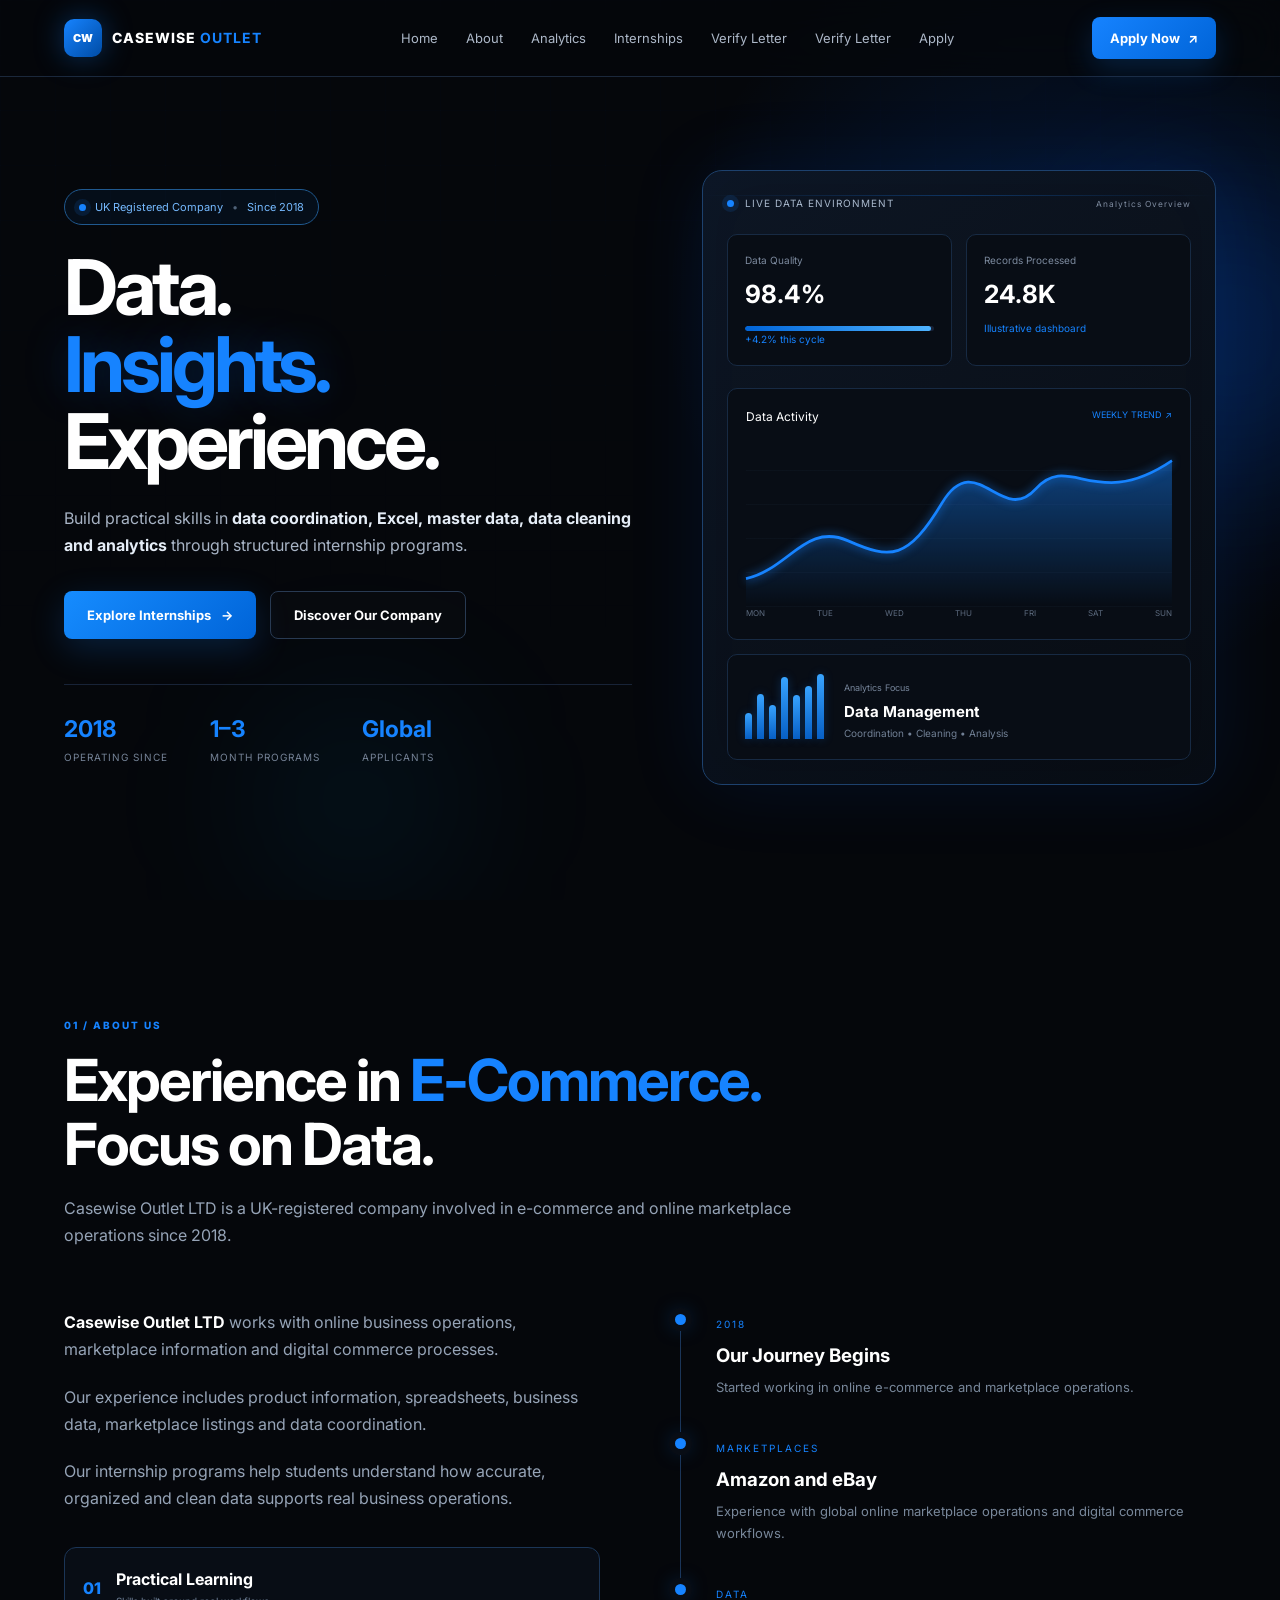
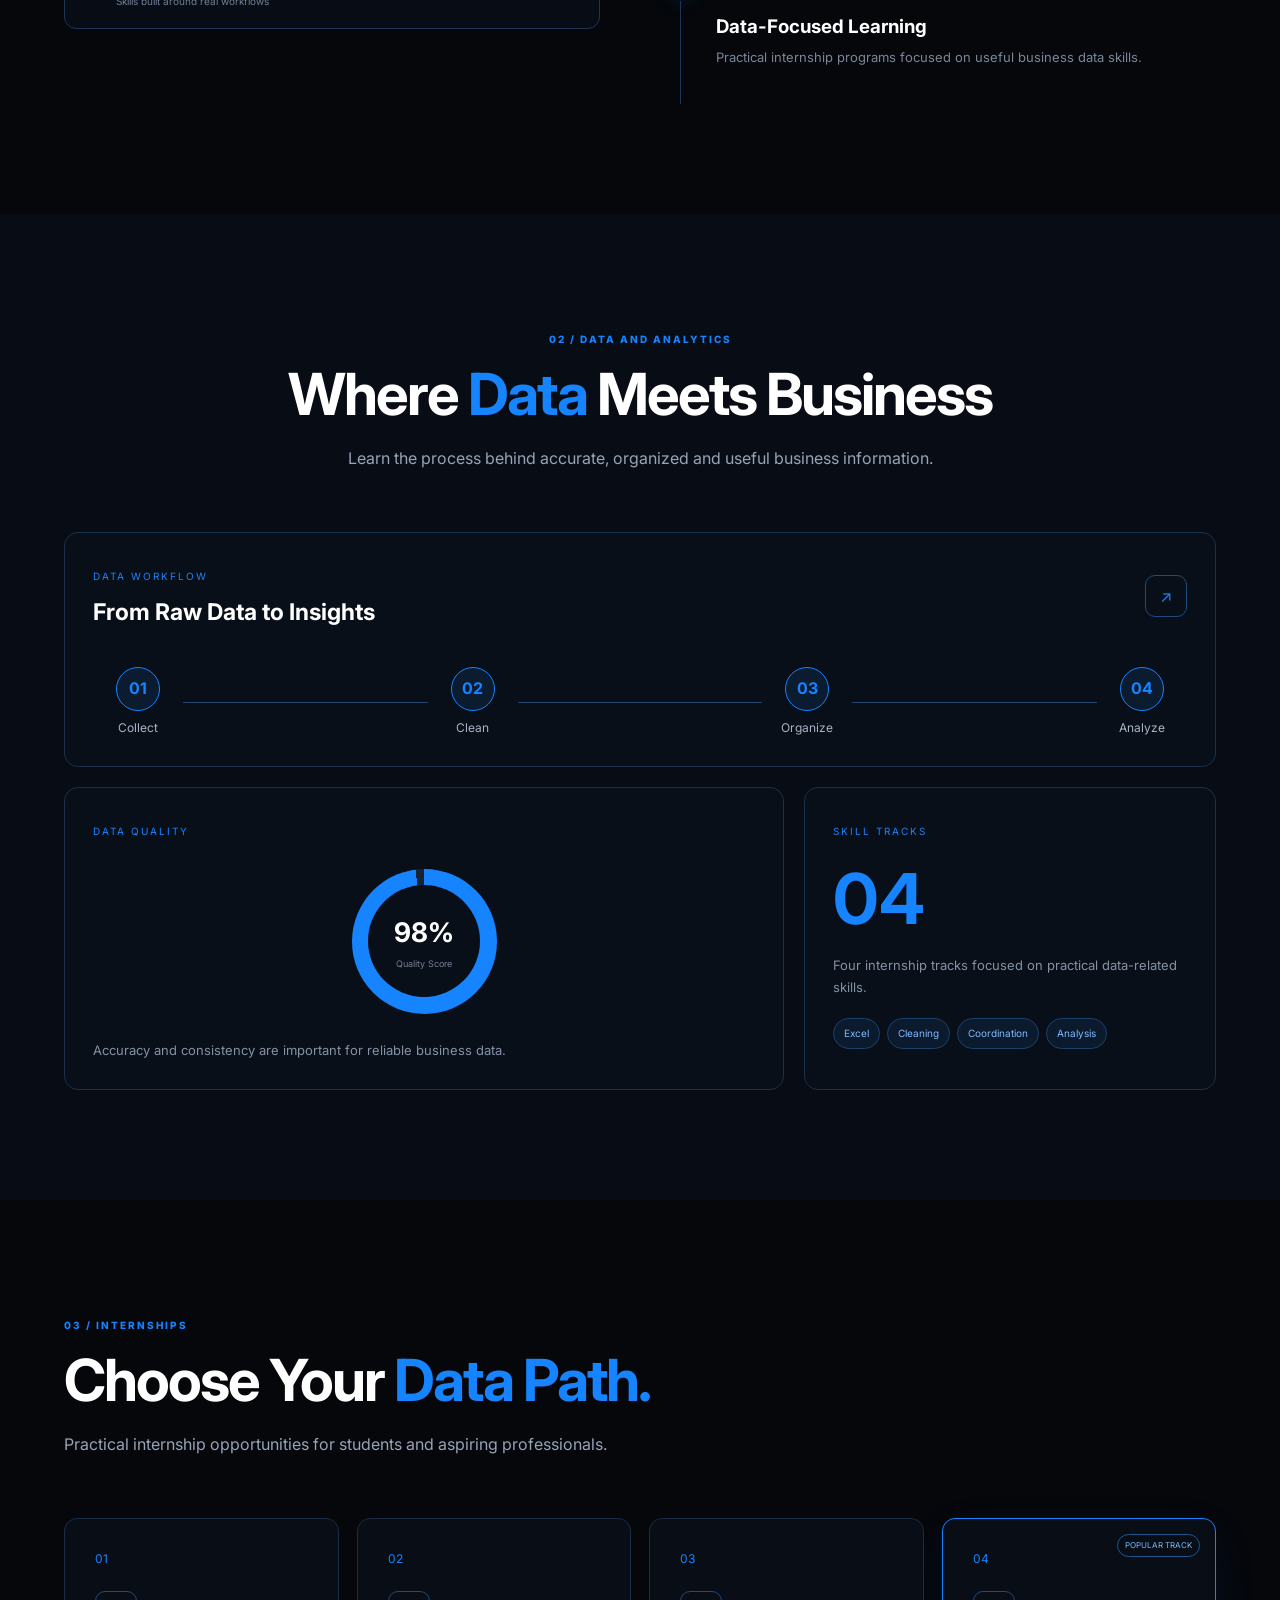
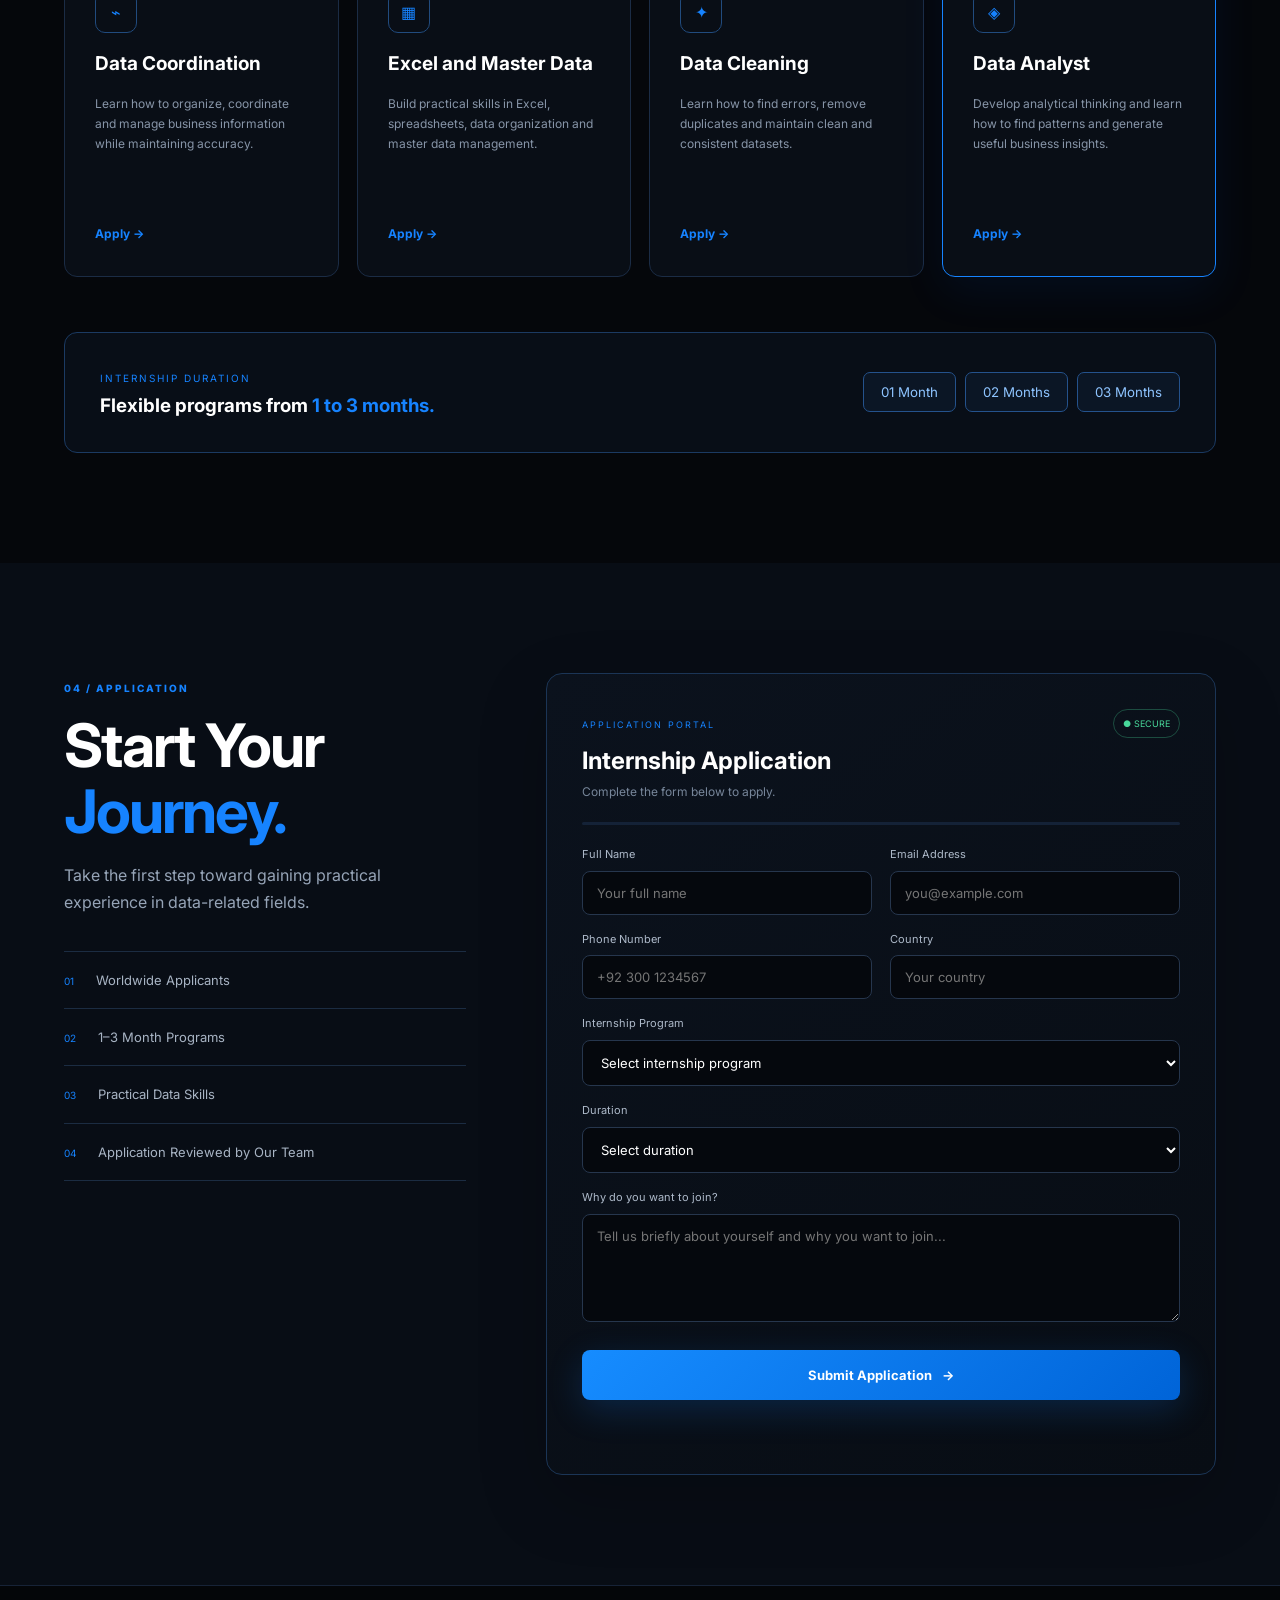
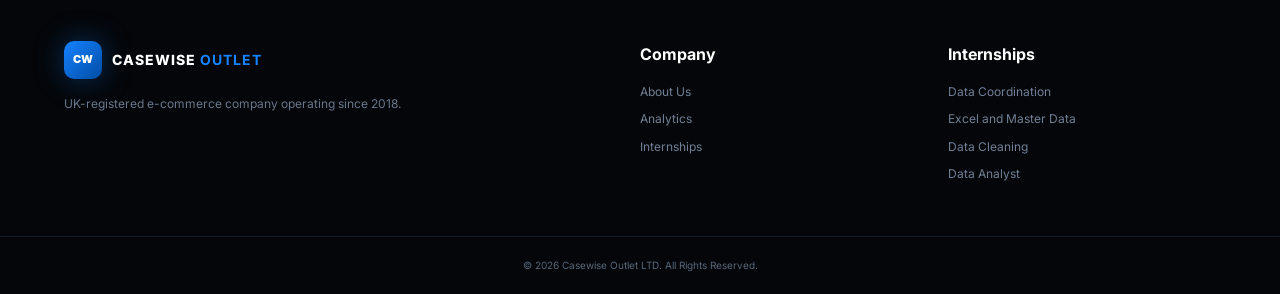
<file: index.html>
<!DOCTYPE html>
<html lang="en">
<head>
  <meta charset="UTF-8" />
  <meta name="viewport" content="width=device-width, initial-scale=1.0" />

  <title>Casewise Outlet LTD | Internship Portal</title>

  <meta
    name="description"
    content="Casewise Outlet LTD internships in data coordination, Excel, data cleaning and data analysis."
  />

  <link rel="preconnect" href="https://fonts.googleapis.com" />
  <link rel="preconnect" href="https://fonts.gstatic.com" crossorigin />

  <link
    href="https://fonts.googleapis.com/css2?family=Inter:wght@400;500;600;700;800;900&display=swap"
    rel="stylesheet"
  />

  <link rel="stylesheet" href="style.css" />
</head>

<body>

  <div class="mouse-glow" id="mouseGlow"></div>

  <header class="navbar" id="navbar">
    <div class="container nav-content">

      <a href="#home" class="logo">
        <span class="logo-box">CW</span>

        <span class="logo-text">
          CASEWISE <b>OUTLET</b>
        </span>
      </a>

      <nav class="nav-links" id="navLinks">
        <a href="#home">Home</a>
        <a href="#about">About</a>
        <a href="#analytics">Analytics</a>
        <a href="#internships">Internships</a>
        <a href="verify.html">Verify Letter</a>
        <a href="verify.html">Verify Letter</a>
        <a href="#apply">Apply</a>
      </nav>

      <a href="#apply" class="nav-apply">
        Apply Now
        <span>↗</span>
      </a>

      <button
        class="menu-button"
        id="menuButton"
        type="button"
        aria-label="Open menu"
      >
        ☰
      </button>

    </div>
  </header>

  <main>

    <section class="hero" id="home">

      <div class="hero-grid"></div>
      <div class="hero-orb hero-orb-one"></div>
      <div class="hero-orb hero-orb-two"></div>

      <div class="container hero-layout">

        <div class="hero-content reveal">

          <div class="company-badge">
            <span class="live-circle"></span>
            UK Registered Company
            <i>•</i>
            Since 2018
          </div>

          <h1>
            Data.
            <span>Insights.</span>
            Experience.
          </h1>

          <p>
            Build practical skills in
            <strong>data coordination, Excel, master data, data cleaning and analytics</strong>
            through structured internship programs.
          </p>

          <div class="hero-buttons">

            <a href="#internships" class="main-button">
              Explore Internships
              <span>→</span>
            </a>

            <a href="#about" class="secondary-button">
              Discover Our Company
            </a>

          </div>

          <div class="hero-stats">

            <div>
              <strong>2018</strong>
              <span>Operating Since</span>
            </div>

            <div>
              <strong>1–3</strong>
              <span>Month Programs</span>
            </div>

            <div>
              <strong>Global</strong>
              <span>Applicants</span>
            </div>

          </div>

        </div>

        <div class="dashboard-card reveal delay-one">

          <div class="scanner"></div>

          <div class="dashboard-heading">

            <span>
              <i class="live-circle"></i>
              LIVE DATA ENVIRONMENT
            </span>

            <small>Analytics Overview</small>

          </div>

          <div class="dashboard-stat-grid">

            <div class="dashboard-stat">

              <span>Data Quality</span>

              <strong>98.4%</strong>

              <div class="quality-progress">
                <i></i>
              </div>

              <small>+4.2% this cycle</small>

            </div>

            <div class="dashboard-stat">

              <span>Records Processed</span>

              <strong>24.8K</strong>

              <small>Illustrative dashboard</small>

            </div>

          </div>

          <div class="chart-card">

            <div class="chart-heading">
              <span>Data Activity</span>
              <small>WEEKLY TREND ↗</small>
            </div>

            <div class="line-chart">

              <div class="chart-lines"></div>

              <svg
                viewBox="0 0 500 180"
                preserveAspectRatio="none"
              >

                <defs>

                  <linearGradient
                    id="areaGradient"
                    x1="0"
                    y1="0"
                    x2="0"
                    y2="1"
                  >

                    <stop
                      offset="0%"
                      stop-color="#1683ff"
                      stop-opacity="0.45"
                    />

                    <stop
                      offset="100%"
                      stop-color="#1683ff"
                      stop-opacity="0"
                    />

                  </linearGradient>

                </defs>

                <path
                  class="chart-area"
                  d="M0 150 C50 140 70 90 120 110 S190 130 230 70 S300 95 340 55 S410 80 500 25 L500 180 L0 180 Z"
                />

                <path
                  class="chart-path"
                  pathLength="1"
                  d="M0 150 C50 140 70 90 120 110 S190 130 230 70 S300 95 340 55 S410 80 500 25"
                />

              </svg>

            </div>

            <div class="chart-days">
              <span>MON</span>
              <span>TUE</span>
              <span>WED</span>
              <span>THU</span>
              <span>FRI</span>
              <span>SAT</span>
              <span>SUN</span>
            </div>

          </div>

          <div class="dashboard-bottom">

            <div class="bar-chart">
              <span style="--bar-height: 40%"></span>
              <span style="--bar-height: 70%"></span>
              <span style="--bar-height: 52%"></span>
              <span style="--bar-height: 95%"></span>
              <span style="--bar-height: 68%"></span>
              <span style="--bar-height: 82%"></span>
              <span style="--bar-height: 100%"></span>
            </div>

            <div>
              <small>Analytics Focus</small>
              <h3>Data Management</h3>
              <p>Coordination • Cleaning • Analysis</p>
            </div>

          </div>

        </div>

      </div>

    </section>

    <section class="section" id="about">

      <div class="container">

        <div class="section-heading reveal">

          <span>01 / ABOUT US</span>

          <h2>
            Experience in
            <em>E-Commerce.</em>
            <br />
            Focus on Data.
          </h2>

          <p>
            Casewise Outlet LTD is a UK-registered company involved in
            e-commerce and online marketplace operations since 2018.
          </p>

        </div>

        <div class="about-layout">

          <div class="about-content reveal">

            <p>
              <strong>Casewise Outlet LTD</strong> works with online business
              operations, marketplace information and digital commerce
              processes.
            </p>

            <p>
              Our experience includes product information, spreadsheets,
              business data, marketplace listings and data coordination.
            </p>

            <p>
              Our internship programs help students understand how accurate,
              organized and clean data supports real business operations.
            </p>

            <div class="about-highlight">

              <span>01</span>

              <div>
                <strong>Practical Learning</strong>
                <small>Skills built around real workflows</small>
              </div>

            </div>

          </div>

          <div class="company-timeline reveal delay-one">

            <div class="timeline-item">

              <div class="timeline-dot"></div>

              <span>2018</span>

              <h3>Our Journey Begins</h3>

              <p>
                Started working in online e-commerce and marketplace operations.
              </p>

            </div>

            <div class="timeline-item">

              <div class="timeline-dot"></div>

              <span>MARKETPLACES</span>

              <h3>Amazon and eBay</h3>

              <p>
                Experience with global online marketplace operations and
                digital commerce workflows.
              </p>

            </div>

            <div class="timeline-item">

              <div class="timeline-dot"></div>

              <span>DATA</span>

              <h3>Data-Focused Learning</h3>

              <p>
                Practical internship programs focused on useful business data
                skills.
              </p>

            </div>

          </div>

        </div>

      </div>

    </section>

    <section class="section analytics-section" id="analytics">

      <div class="container">

        <div class="section-heading centered reveal">

          <span>02 / DATA AND ANALYTICS</span>

          <h2>
            Where
            <em>Data</em>
            Meets Business
          </h2>

          <p>
            Learn the process behind accurate, organized and useful business
            information.
          </p>

        </div>

        <div class="analytics-layout">

          <div class="analytics-card analytics-wide reveal">

            <div class="analytics-card-heading">

              <div>
                <span>DATA WORKFLOW</span>
                <h3>From Raw Data to Insights</h3>
              </div>

              <div class="small-icon">↗</div>

            </div>

            <div class="workflow">

              <div class="workflow-item">
                <strong>01</strong>
                <span>Collect</span>
              </div>

              <div class="workflow-line"></div>

              <div class="workflow-item">
                <strong>02</strong>
                <span>Clean</span>
              </div>

              <div class="workflow-line"></div>

              <div class="workflow-item">
                <strong>03</strong>
                <span>Organize</span>
              </div>

              <div class="workflow-line"></div>

              <div class="workflow-item">
                <strong>04</strong>
                <span>Analyze</span>
              </div>

            </div>

          </div>

          <div class="analytics-card reveal">

            <span>DATA QUALITY</span>

            <div class="circle-chart">

              <div>
                <strong>98%</strong>
                <small>Quality Score</small>
              </div>

            </div>

            <p>
              Accuracy and consistency are important for reliable business data.
            </p>

          </div>

          <div class="analytics-card reveal delay-one">

            <span>SKILL TRACKS</span>

            <h3 class="large-number">04</h3>

            <p>
              Four internship tracks focused on practical data-related skills.
            </p>

            <div class="skill-tags">
              <span>Excel</span>
              <span>Cleaning</span>
              <span>Coordination</span>
              <span>Analysis</span>
            </div>

          </div>

        </div>

      </div>

    </section>

    <section class="section" id="internships">

      <div class="container">

        <div class="section-heading reveal">

          <span>03 / INTERNSHIPS</span>

          <h2>
            Choose Your
            <em>Data Path.</em>
          </h2>

          <p>
            Practical internship opportunities for students and aspiring
            professionals.
          </p>

        </div>

        <div class="internship-grid">

          <article class="internship-card reveal">

            <div class="internship-number">01</div>

            <div class="internship-icon">⌁</div>

            <h3>Data Coordination</h3>

            <p>
              Learn how to organize, coordinate and manage business information
              while maintaining accuracy.
            </p>

            <a href="#apply" data-program="Data Coordination Intern">
              Apply
              <span>→</span>
            </a>

          </article>

          <article class="internship-card reveal delay-one">

            <div class="internship-number">02</div>

            <div class="internship-icon">▦</div>

            <h3>Excel and Master Data</h3>

            <p>
              Build practical skills in Excel, spreadsheets, data organization
              and master data management.
            </p>

            <a href="#apply" data-program="Excel & Master Data Intern">
              Apply
              <span>→</span>
            </a>

          </article>

          <article class="internship-card reveal delay-two">

            <div class="internship-number">03</div>

            <div class="internship-icon">✦</div>

            <h3>Data Cleaning</h3>

            <p>
              Learn how to find errors, remove duplicates and maintain clean
              and consistent datasets.
            </p>

            <a href="#apply" data-program="Data Cleaning Intern">
              Apply
              <span>→</span>
            </a>

          </article>

          <article class="internship-card featured reveal delay-three">

            <div class="popular-label">POPULAR TRACK</div>

            <div class="internship-number">04</div>

            <div class="internship-icon">◈</div>

            <h3>Data Analyst</h3>

            <p>
              Develop analytical thinking and learn how to find patterns and
              generate useful business insights.
            </p>

            <a href="#apply" data-program="Data Analyst Intern">
              Apply
              <span>→</span>
            </a>

          </article>

        </div>

        <div class="duration-box reveal">

          <div>

            <span>INTERNSHIP DURATION</span>

            <h3>
              Flexible programs from
              <em>1 to 3 months.</em>
            </h3>

          </div>

          <div class="duration-buttons">

            <button type="button" data-duration="1 Month">
              01 Month
            </button>

            <button type="button" data-duration="2 Months">
              02 Months
            </button>

            <button type="button" data-duration="3 Months">
              03 Months
            </button>

          </div>

        </div>

      </div>

    </section>

    <section class="section apply-section" id="apply">

      <div class="container apply-layout">

        <div class="apply-information reveal">

          <span>04 / APPLICATION</span>

          <h2>
            Start Your
            <em>Journey.</em>
          </h2>

          <p>
            Take the first step toward gaining practical experience in
            data-related fields.
          </p>

          <div class="apply-points">

            <div>
              <span>01</span>
              Worldwide Applicants
            </div>

            <div>
              <span>02</span>
              1–3 Month Programs
            </div>

            <div>
              <span>03</span>
              Practical Data Skills
            </div>

            <div>
              <span>04</span>
              Application Reviewed by Our Team
            </div>

          </div>

        </div>

        <form
          id="applicationForm"
          class="application-form reveal delay-one"
          novalidate
        >

          <div class="form-heading">

            <div>

              <span>APPLICATION PORTAL</span>

              <h3>Internship Application</h3>

              <p>Complete the form below to apply.</p>

            </div>

            <div class="secure-badge">
              ● SECURE
            </div>

          </div>

          <div class="form-progress">
            <i id="formProgress"></i>
          </div>

          <div class="form-row">

            <div class="input-group">

              <label for="name">Full Name</label>

              <input
                type="text"
                id="name"
                name="name"
                placeholder="Your full name"
                required
              />

            </div>

            <div class="input-group">

              <label for="email">Email Address</label>

              <input
                type="email"
                id="email"
                name="email"
                placeholder="you@example.com"
                required
              />

            </div>

          </div>

          <div class="form-row">

            <div class="input-group">

              <label for="phone">Phone Number</label>

              <input
                type="tel"
                id="phone"
                name="phone"
                placeholder="+92 300 1234567"
                required
              />

            </div>

            <div class="input-group">

              <label for="country">Country</label>

              <input
                type="text"
                id="country"
                name="country"
                placeholder="Your country"
                required
              />

            </div>

          </div>

          <div class="input-group">

            <label for="program">Internship Program</label>

            <select id="program" name="program" required>

              <option value="">Select internship program</option>

              <option value="Data Coordination Intern">
                Data Coordination Intern
              </option>

              <option value="Excel & Master Data Intern">
                Excel and Master Data Intern
              </option>

              <option value="Data Cleaning Intern">
                Data Cleaning Intern
              </option>

              <option value="Data Analyst Intern">
                Data Analyst Intern
              </option>

            </select>

          </div>

          <div class="input-group">

            <label for="durationSelect">Duration</label>

            <select id="durationSelect" name="duration" required>

              <option value="">Select duration</option>

              <option value="1 Month">1 Month</option>

              <option value="2 Months">2 Months</option>

              <option value="3 Months">3 Months</option>

            </select>

          </div>

          <div class="input-group">

            <label for="message">Why do you want to join?</label>

            <textarea
              id="message"
              name="message"
              rows="5"
              placeholder="Tell us briefly about yourself and why you want to join..."
              required
            ></textarea>

          </div>

          <button
            type="submit"
            class="submit-button"
            id="submitButton"
          >

            <span class="button-text">
              Submit Application
            </span>

            <span class="button-loader"></span>

            <span class="button-arrow">
              →
            </span>

          </button>

          <div
            id="formMessage"
            class="form-message"
            role="status"
            aria-live="polite"
          ></div>

        </form>

      </div>

    </section>

  </main>

  <footer>

    <div class="container footer-layout">

      <div>

        <a href="#home" class="logo">

          <span class="logo-box">CW</span>

          <span class="logo-text">
            CASEWISE <b>OUTLET</b>
          </span>

        </a>

        <p>
          UK-registered e-commerce company operating since 2018.
        </p>

      </div>

      <div>

        <h4>Company</h4>

        <a href="#about">About Us</a>
        <a href="#analytics">Analytics</a>
        <a href="#internships">Internships</a>

      </div>

      <div>

        <h4>Internships</h4>

        <a href="#apply" data-program="Data Coordination Intern">
          Data Coordination
        </a>

        <a href="#apply" data-program="Excel & Master Data Intern">
          Excel and Master Data
        </a>

        <a href="#apply" data-program="Data Cleaning Intern">
          Data Cleaning
        </a>

        <a href="#apply" data-program="Data Analyst Intern">
          Data Analyst
        </a>

      </div>

    </div>

    <div class="footer-bottom">
      © 2026 Casewise Outlet LTD. All Rights Reserved.
    </div>

  </footer>

  <script src="script.js"></script>

</body>
</html>
</file>
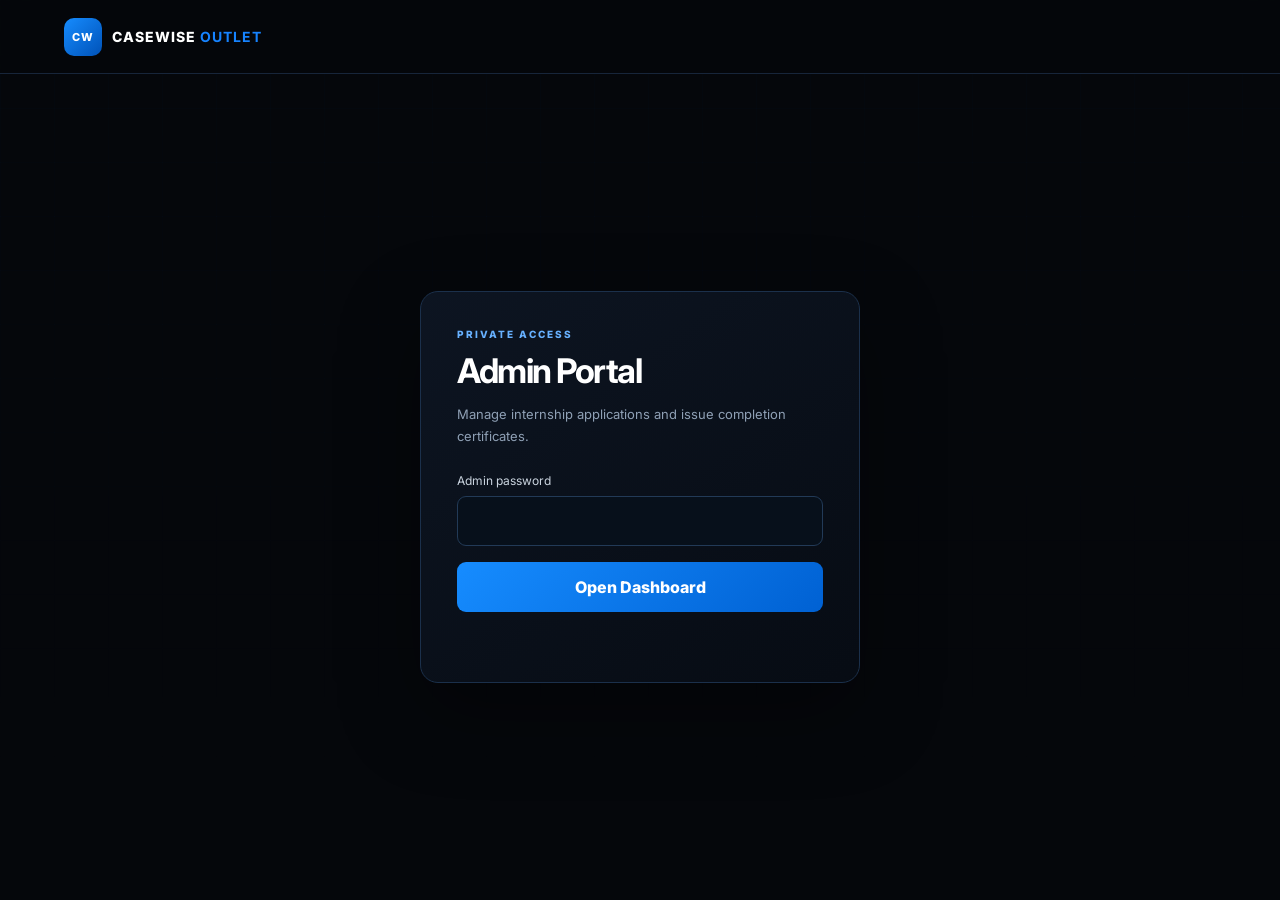
<file: admin.html>
<!DOCTYPE html>
<html lang="en">
<head>
  <meta charset="UTF-8" />
  <meta name="viewport" content="width=device-width, initial-scale=1.0" />
  <meta name="robots" content="noindex,nofollow" />
  <title>Admin Portal | Casewise Outlet LTD</title>
  <link rel="preconnect" href="https://fonts.googleapis.com" />
  <link rel="preconnect" href="https://fonts.gstatic.com" crossorigin />
  <link href="https://fonts.googleapis.com/css2?family=Inter:wght@400;500;600;700;800;900&display=swap" rel="stylesheet" />
  <link rel="stylesheet" href="admin.css" />
</head>
<body>
  <div class="grid"></div>

  <header class="topbar">
    <a class="brand" href="index.html">
      <span class="brand-mark">CW</span>
      <span>CASEWISE <b>OUTLET</b></span>
    </a>
    <button id="logoutButton" class="ghost hidden" type="button">Logout</button>
  </header>

  <main>
    <section id="loginView" class="login-view">
      <form id="loginForm" class="login-card">
        <div class="mini-label">PRIVATE ACCESS</div>
        <h1>Admin Portal</h1>
        <p>Manage internship applications and issue completion certificates.</p>

        <label for="adminPassword">Admin password</label>
        <input id="adminPassword" type="password" autocomplete="current-password" required />

        <button id="loginButton" type="submit">
          <span>Open Dashboard</span>
          <span class="spinner"></span>
        </button>
        <div id="loginMessage" class="message"></div>
      </form>
    </section>

    <section id="dashboardView" class="dashboard hidden">
      <div class="heading-row">
        <div>
          <div class="mini-label">INTERNSHIP MANAGEMENT</div>
          <h1>Admin Dashboard</h1>
        </div>
        <button id="refreshButton" class="ghost" type="button">Refresh</button>
      </div>

      <div class="stats">
        <article><span>Total</span><strong id="statTotal">0</strong></article>
        <article><span>Pending</span><strong id="statPending">0</strong></article>
        <article><span>Active</span><strong id="statActive">0</strong></article>
        <article><span>Completed</span><strong id="statCompleted">0</strong></article>
      </div>

      <div class="toolbar">
        <input id="searchInput" type="search" placeholder="Search name, email, ID or program..." />
        <select id="statusFilter">
          <option value="">All statuses</option>
          <option value="Pending">Pending</option>
          <option value="Active">Active</option>
          <option value="Rejected">Rejected</option>
          <option value="Completed">Completed</option>
        </select>
      </div>

      <div id="dashboardMessage" class="message"></div>

      <div class="table-wrap">
        <table>
          <thead>
            <tr>
              <th>Internship ID</th>
              <th>Student</th>
              <th>Program</th>
              <th>Duration</th>
              <th>Status</th>
              <th>Action</th>
            </tr>
          </thead>
          <tbody id="applicationsBody"></tbody>
        </table>
      </div>

      <div id="emptyState" class="empty hidden">No matching applications found.</div>
    </section>
  </main>

  <div id="confirmModal" class="modal hidden" role="dialog" aria-modal="true">
    <div class="modal-card">
      <h2 id="modalTitle">Confirm action</h2>
      <p id="modalText"></p>
      <div class="modal-actions">
        <button id="cancelModal" class="ghost" type="button">Cancel</button>
        <button id="confirmAction" class="primary" type="button">Confirm</button>
      </div>
    </div>
  </div>

  <script src="admin.js"></script>
</body>
</html>
</file>
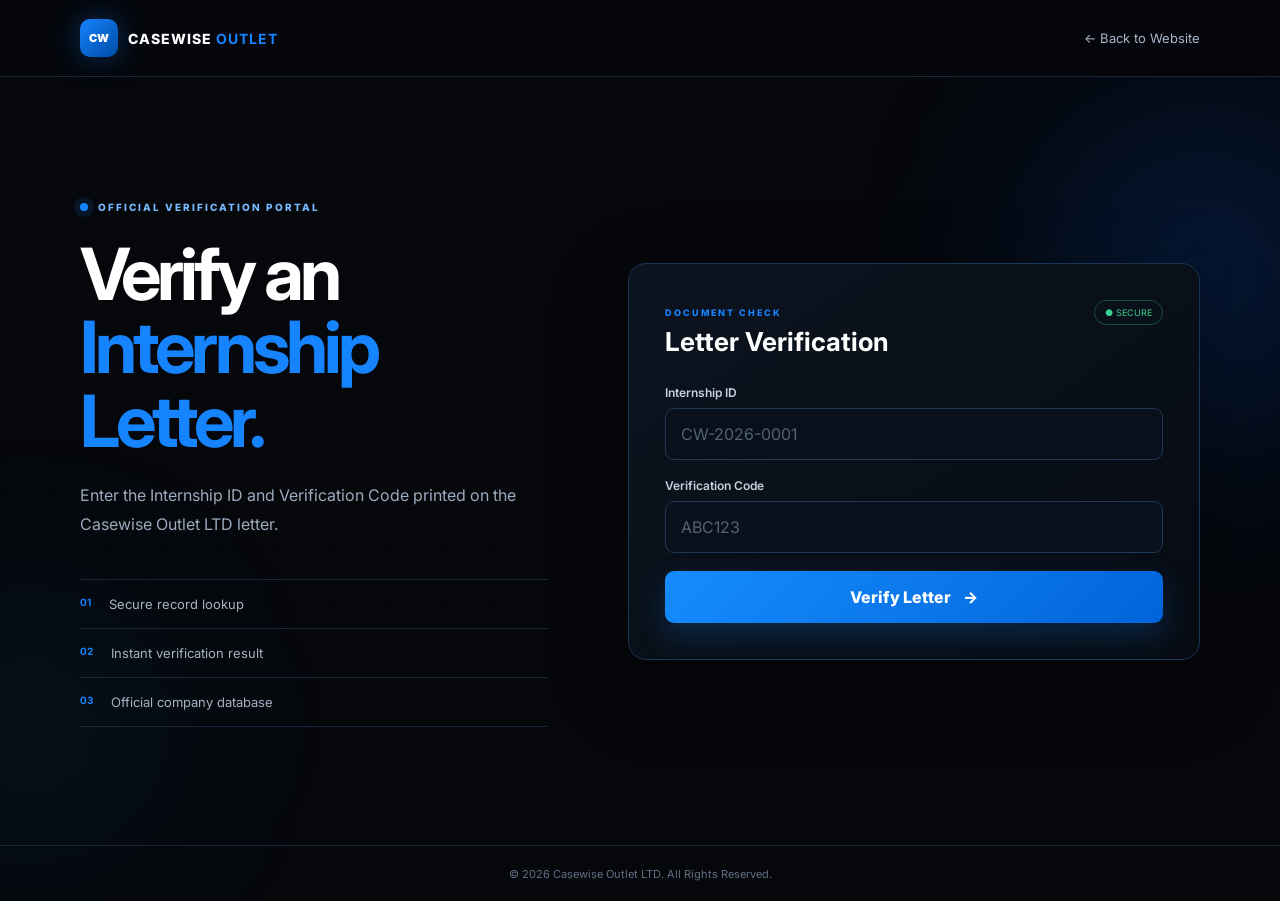
<file: verify.html>
<!DOCTYPE html>
<html lang="en">
<head>
  <meta charset="UTF-8" />
  <meta name="viewport" content="width=device-width, initial-scale=1.0" />
  <meta name="description" content="Verify a Casewise Outlet LTD internship letter using its Internship ID and Verification Code." />
  <title>Verify Internship Letter | Casewise Outlet LTD</title>
  <link rel="preconnect" href="https://fonts.googleapis.com" />
  <link rel="preconnect" href="https://fonts.gstatic.com" crossorigin />
  <link href="https://fonts.googleapis.com/css2?family=Inter:wght@400;500;600;700;800;900&display=swap" rel="stylesheet" />
  <link rel="stylesheet" href="verify.css" />
</head>
<body>
  <div class="background-grid"></div>
  <div class="orb orb-one"></div>
  <div class="orb orb-two"></div>

  <header class="topbar">
    <div class="container nav">
      <a href="index.html" class="logo" aria-label="Casewise Outlet LTD home">
        <span class="logo-box">CW</span>
        <span class="logo-text">CASEWISE <b>OUTLET</b></span>
      </a>
      <a class="back-link" href="index.html">← Back to Website</a>
    </div>
  </header>

  <main class="verification-section">
    <div class="container verification-layout">
      <section class="intro">
        <div class="eyebrow"><span></span> OFFICIAL VERIFICATION PORTAL</div>
        <h1>Verify an<br /><em>Internship Letter.</em></h1>
        <p>
          Enter the Internship ID and Verification Code printed on the
          Casewise Outlet LTD letter.
        </p>

        <div class="trust-list">
          <div><strong>01</strong><span>Secure record lookup</span></div>
          <div><strong>02</strong><span>Instant verification result</span></div>
          <div><strong>03</strong><span>Official company database</span></div>
        </div>
      </section>

      <section class="verify-card">
        <div class="card-top">
          <div>
            <span>DOCUMENT CHECK</span>
            <h2>Letter Verification</h2>
          </div>
          <div class="secure-badge">● SECURE</div>
        </div>

        <form id="verifyForm" novalidate>
          <div class="field">
            <label for="internshipId">Internship ID</label>
            <input
              id="internshipId"
              name="internshipId"
              type="text"
              placeholder="CW-2026-0001"
              autocomplete="off"
              required
            />
          </div>

          <div class="field">
            <label for="verificationCode">Verification Code</label>
            <input
              id="verificationCode"
              name="verificationCode"
              type="text"
              placeholder="ABC123"
              maxlength="20"
              autocomplete="off"
              required
            />
          </div>

          <button id="verifyButton" type="submit">
            <span class="button-text">Verify Letter</span>
            <span class="loader" aria-hidden="true"></span>
            <span class="arrow">→</span>
          </button>

          <div id="formNotice" class="notice" role="status" aria-live="polite"></div>
        </form>

        <div id="resultCard" class="result-card" hidden>
          <div id="resultIcon" class="result-icon">✓</div>
          <div class="result-heading">
            <span id="resultLabel">VERIFIED RECORD</span>
            <h3 id="resultTitle">Internship Letter Verified</h3>
            <p id="resultDescription">This record was found in the official database.</p>
          </div>

          <div id="recordDetails" class="record-details">
            <div><span>Candidate Name</span><strong id="resultName">—</strong></div>
            <div><span>Internship ID</span><strong id="resultId">—</strong></div>
            <div><span>Program</span><strong id="resultProgram">—</strong></div>
            <div><span>Duration</span><strong id="resultDuration">—</strong></div>
            <div><span>Status</span><strong id="resultStatus">—</strong></div>
            <div><span>Issue Date</span><strong id="resultIssueDate">—</strong></div>
            <div><span>Completion Date</span><strong id="resultCompletionDate">—</strong></div>
          </div>

          <button id="verifyAnother" class="secondary-button" type="button">Verify Another Letter</button>
        </div>
      </section>
    </div>
  </main>

  <footer>
    © 2026 Casewise Outlet LTD. All Rights Reserved.
  </footer>

  <script src="verify.js"></script>
</body>
</html>
</file>
<file: style.css>
* {
  margin: 0;
  padding: 0;
  box-sizing: border-box;
}

html {
  scroll-behavior: smooth;
}

:root {
  --blue: #1683ff;
  --dark-blue: #0064d8;
  --background: #05070b;
  --section-background: #080d15;
  --card-background: #090f18;
  --border: #1b304a;
  --text-muted: #8d9caf;
}

body {
  font-family: "Inter", sans-serif;
  background: var(--background);
  color: white;
  line-height: 1.7;
  overflow-x: hidden;
}

a {
  color: inherit;
  text-decoration: none;
}

button,
input,
select,
textarea {
  font-family: inherit;
}

.container {
  width: 90%;
  max-width: 1200px;
  margin: auto;
}

.mouse-glow {
  position: fixed;
  width: 350px;
  height: 350px;
  border-radius: 50%;
  pointer-events: none;
  z-index: -1;
  transform: translate(-50%, -50%);
  background: radial-gradient(
    circle,
    rgba(22, 131, 255, 0.1),
    transparent 70%
  );
}

.navbar {
  position: fixed;
  top: 0;
  left: 0;
  width: 100%;
  z-index: 1000;
  border-bottom: 1px solid rgba(37, 56, 82, 0.7);
  background: rgba(5, 7, 11, 0.75);
  backdrop-filter: blur(18px);
  transition: 0.3s;
}

.navbar.scrolled {
  background: rgba(5, 7, 11, 0.95);
  box-shadow: 0 10px 40px rgba(0, 0, 0, 0.35);
}

.nav-content {
  height: 76px;
  display: flex;
  justify-content: space-between;
  align-items: center;
}

.logo {
  display: flex;
  align-items: center;
  gap: 10px;
}

.logo-box {
  width: 38px;
  height: 38px;
  display: inline-flex;
  justify-content: center;
  align-items: center;
  border-radius: 10px;
  font-size: 11px;
  font-weight: 900;
  background: linear-gradient(135deg, #1683ff, #004ca5);
  box-shadow: 0 0 30px rgba(22, 131, 255, 0.35);
}

.logo-text {
  font-size: 14px;
  letter-spacing: 1px;
  font-weight: 800;
}

.logo-text b {
  color: var(--blue);
}

.nav-links {
  display: flex;
  gap: 28px;
}

.nav-links a {
  color: #adb8c8;
  font-size: 13px;
  position: relative;
  transition: 0.3s;
}

.nav-links a:hover {
  color: white;
}

.nav-links a::after {
  content: "";
  position: absolute;
  bottom: -10px;
  left: 0;
  width: 0;
  height: 2px;
  background: var(--blue);
  transition: 0.3s;
}

.nav-links a:hover::after {
  width: 100%;
}

.nav-apply {
  padding: 10px 18px;
  border-radius: 8px;
  font-size: 13px;
  font-weight: 700;
  background: linear-gradient(135deg, #1683ff, #0064d8);
  box-shadow: 0 10px 30px rgba(22, 131, 255, 0.2);
  transition: 0.3s;
}

.nav-apply:hover {
  transform: translateY(-2px);
}

.nav-apply span {
  margin-left: 5px;
}

.menu-button {
  display: none;
  color: white;
  border: none;
  background: transparent;
  font-size: 25px;
  cursor: pointer;
}

.hero {
  min-height: 100vh;
  padding: 145px 0 90px;
  display: flex;
  align-items: center;
  position: relative;
  overflow: hidden;
  background:
    radial-gradient(
      circle at 82% 35%,
      rgba(0, 102, 255, 0.18),
      transparent 32%
    ),
    var(--background);
}

.hero-grid {
  position: absolute;
  inset: 0;
  opacity: 0.2;
  background-image:
    linear-gradient(rgba(22, 131, 255, 0.08) 1px, transparent 1px),
    linear-gradient(90deg, rgba(22, 131, 255, 0.08) 1px, transparent 1px);
  background-size: 55px 55px;
  mask-image: linear-gradient(to bottom, black, transparent 90%);
}

.hero-orb {
  position: absolute;
  border-radius: 50%;
  filter: blur(80px);
}

.hero-orb-one {
  width: 300px;
  height: 300px;
  right: -100px;
  top: 20%;
  background: rgba(0, 102, 255, 0.18);
}

.hero-orb-two {
  width: 200px;
  height: 200px;
  bottom: 0;
  left: 20%;
  background: rgba(0, 174, 255, 0.08);
}

.hero-layout {
  position: relative;
  z-index: 2;
  display: grid;
  grid-template-columns: 1.05fr 0.95fr;
  gap: 70px;
  align-items: center;
}

.company-badge {
  display: inline-flex;
  align-items: center;
  gap: 9px;
  margin-bottom: 25px;
  padding: 8px 14px;
  color: #76baff;
  font-size: 11px;
  border: 1px solid #20598f;
  border-radius: 30px;
  background: rgba(22, 131, 255, 0.06);
}

.company-badge i {
  color: #4f6278;
  font-style: normal;
}

.live-circle {
  display: inline-block;
  width: 7px;
  height: 7px;
  border-radius: 50%;
  background: var(--blue);
  box-shadow: 0 0 0 5px rgba(22, 131, 255, 0.12);
  animation: pulse 1.8s infinite;
}

@keyframes pulse {
  0%,
  100% {
    box-shadow: 0 0 0 4px rgba(22, 131, 255, 0.12);
  }

  50% {
    box-shadow: 0 0 0 10px rgba(22, 131, 255, 0.02);
  }
}

.hero h1 {
  margin-bottom: 24px;
  font-size: clamp(50px, 6vw, 78px);
  line-height: 1;
  letter-spacing: -4px;
}

.hero h1 span {
  display: block;
  color: var(--blue);
  text-shadow: 0 0 45px rgba(22, 131, 255, 0.22);
}

.hero-content > p {
  max-width: 650px;
  color: #a8b4c5;
}

.hero-content > p strong {
  color: #e5edf7;
}

.hero-buttons {
  margin-top: 32px;
  display: flex;
  gap: 14px;
}

.main-button,
.secondary-button {
  min-height: 48px;
  padding: 12px 23px;
  display: inline-flex;
  justify-content: center;
  align-items: center;
  gap: 10px;
  border-radius: 8px;
  font-size: 13px;
  font-weight: 700;
  transition: 0.3s;
}

.main-button {
  background: linear-gradient(135deg, #168cff, #0064d8);
  box-shadow: 0 10px 35px rgba(22, 131, 255, 0.2);
}

.secondary-button {
  border: 1px solid #283a52;
  background: rgba(255, 255, 255, 0.01);
}

.main-button:hover,
.secondary-button:hover {
  transform: translateY(-3px);
}

.secondary-button:hover {
  border-color: var(--blue);
  background: rgba(22, 131, 255, 0.05);
}

.hero-stats {
  display: flex;
  gap: 42px;
  margin-top: 45px;
  padding-top: 25px;
  border-top: 1px solid #182337;
}

.hero-stats strong {
  display: block;
  color: var(--blue);
  font-size: 23px;
}

.hero-stats span {
  display: block;
  color: #758397;
  font-size: 10px;
  letter-spacing: 1px;
  text-transform: uppercase;
}

.dashboard-card {
  position: relative;
  overflow: hidden;
  padding: 24px;
  border: 1px solid #1d416d;
  border-radius: 20px;
  background: linear-gradient(145deg, #0d1624, #080c12);
  box-shadow:
    0 0 80px rgba(0, 100, 255, 0.1),
    inset 0 0 60px rgba(22, 131, 255, 0.025);
  animation: dashboardFloat 5s ease-in-out infinite;
}

@keyframes dashboardFloat {
  0%,
  100% {
    transform: translateY(0);
  }

  50% {
    transform: translateY(-8px);
  }
}

.scanner {
  position: absolute;
  left: 0;
  right: 0;
  height: 1px;
  background: linear-gradient(90deg, transparent, var(--blue), transparent);
  opacity: 0.3;
  animation: scanner 4s linear infinite;
}

@keyframes scanner {
  from {
    top: -2%;
  }

  to {
    top: 102%;
  }
}

.dashboard-heading {
  display: flex;
  justify-content: space-between;
  align-items: center;
  color: #7f8ca0;
  font-size: 10px;
  letter-spacing: 1px;
}

.dashboard-heading > span {
  color: #a8b8cc;
}

.dashboard-heading .live-circle {
  margin-right: 7px;
}

.dashboard-stat-grid {
  display: grid;
  grid-template-columns: 1fr 1fr;
  gap: 14px;
  margin: 22px 0;
}

.dashboard-stat {
  padding: 17px;
  border: 1px solid #172a43;
  border-radius: 10px;
  background: #080d15;
}

.dashboard-stat span,
.dashboard-stat small {
  display: block;
  color: #7c8a9e;
  font-size: 10px;
}

.dashboard-stat strong {
  display: block;
  margin: 4px 0;
  font-size: 25px;
}

.dashboard-stat small {
  color: var(--blue);
}

.quality-progress {
  height: 5px;
  margin-top: 10px;
  overflow: hidden;
  border-radius: 20px;
  background: #172238;
}

.quality-progress i {
  display: block;
  width: 0;
  height: 100%;
  border-radius: 20px;
  background: linear-gradient(90deg, #0064d8, #4eb3ff);
  transition: 1.5s;
}

.chart-card {
  padding: 18px;
  border: 1px solid #172a43;
  border-radius: 10px;
  background: #080d15;
}

.chart-heading {
  display: flex;
  justify-content: space-between;
  font-size: 12px;
}

.chart-heading small {
  color: var(--blue);
  font-size: 9px;
}

.line-chart {
  height: 170px;
  margin-top: 10px;
  position: relative;
}

.chart-lines {
  position: absolute;
  inset: 0;
  background: repeating-linear-gradient(
    to bottom,
    transparent 0,
    transparent 33px,
    rgba(87, 126, 170, 0.1) 34px
  );
}

.line-chart svg {
  width: 100%;
  height: 100%;
  overflow: visible;
}

.chart-path {
  fill: none;
  stroke: var(--blue);
  stroke-width: 3;
  stroke-dasharray: 1;
  stroke-dashoffset: 1;
  filter: drop-shadow(0 0 5px rgba(22, 131, 255, 0.8));
  animation: drawChart 2s 0.5s forwards;
}

.chart-area {
  fill: url(#areaGradient);
  opacity: 0;
  animation: showArea 1.4s 1s forwards;
}

@keyframes drawChart {
  to {
    stroke-dashoffset: 0;
  }
}

@keyframes showArea {
  to {
    opacity: 1;
  }
}

.chart-days {
  display: flex;
  justify-content: space-between;
  color: #5c6a7e;
  font-size: 8px;
}

.dashboard-bottom {
  margin-top: 14px;
  padding: 17px;
  display: flex;
  gap: 20px;
  align-items: center;
  border: 1px solid #172a43;
  border-radius: 10px;
  background: #080d15;
}

.bar-chart {
  height: 65px;
  display: flex;
  align-items: flex-end;
  gap: 5px;
}

.bar-chart span {
  width: 7px;
  height: var(--bar-height);
  border-radius: 4px 4px 0 0;
  background: linear-gradient(to top, #075fc4, #38a4ff);
  box-shadow: 0 0 10px rgba(22, 131, 255, 0.25);
  animation: growBar 1.4s ease-out;
}

@keyframes growBar {
  from {
    height: 0;
  }
}

.dashboard-bottom small {
  color: #77869b;
  font-size: 9px;
}

.dashboard-bottom h3 {
  font-size: 15px;
}

.dashboard-bottom p {
  color: #718095;
  font-size: 10px;
}

.section {
  padding: 110px 0;
}

.analytics-section,
.apply-section {
  background: var(--section-background);
}

.section-heading {
  max-width: 770px;
  margin-bottom: 60px;
}

.section-heading.centered {
  margin-left: auto;
  margin-right: auto;
  text-align: center;
}

.section-heading > span,
.apply-information > span {
  color: var(--blue);
  font-size: 10px;
  font-weight: 800;
  letter-spacing: 2px;
}

.section-heading h2,
.apply-information h2 {
  margin: 12px 0 18px;
  font-size: clamp(38px, 5vw, 58px);
  line-height: 1.1;
  letter-spacing: -2px;
}

.section-heading em,
.apply-information em,
.duration-box em {
  color: var(--blue);
  font-style: normal;
}

.section-heading p,
.about-content p,
.apply-information > p {
  color: #96a4b7;
}

.about-layout {
  display: grid;
  grid-template-columns: 1fr 1fr;
  gap: 80px;
}

.about-content p {
  margin-bottom: 20px;
}

.about-content p strong {
  color: white;
}

.about-highlight {
  margin-top: 35px;
  padding: 18px;
  display: flex;
  gap: 15px;
  align-items: center;
  border: 1px solid #1b3556;
  border-radius: 12px;
  background: #080d15;
}

.about-highlight > span {
  color: var(--blue);
  font-weight: 800;
}

.about-highlight strong,
.about-highlight small {
  display: block;
}

.about-highlight small {
  color: #6f8096;
  font-size: 10px;
}

.company-timeline {
  padding-left: 35px;
  border-left: 1px solid #1b3558;
}

.timeline-item {
  position: relative;
  padding-bottom: 35px;
}

.timeline-dot {
  position: absolute;
  top: 5px;
  left: -41px;
  width: 11px;
  height: 11px;
  border-radius: 50%;
  background: var(--blue);
  box-shadow:
    0 0 0 6px #080d15,
    0 0 20px rgba(22, 131, 255, 0.6);
}

.timeline-item span {
  color: var(--blue);
  font-size: 10px;
  letter-spacing: 2px;
}

.timeline-item h3 {
  margin: 4px 0;
}

.timeline-item p {
  color: #78879a;
  font-size: 13px;
}

.analytics-layout {
  display: grid;
  grid-template-columns: 1.4fr 0.8fr;
  gap: 20px;
}

.analytics-card {
  position: relative;
  overflow: hidden;
  padding: 28px;
  border: 1px solid var(--border);
  border-radius: 14px;
  background: var(--card-background);
  transition: 0.35s;
}

.analytics-card:hover {
  transform: translateY(-5px);
  border-color: var(--blue);
  box-shadow: 0 18px 50px rgba(0, 100, 255, 0.08);
}

.analytics-wide {
  grid-column: 1 / -1;
}

.analytics-card > span,
.analytics-card-heading span {
  color: var(--blue);
  font-size: 10px;
  letter-spacing: 2px;
}

.analytics-card-heading {
  display: flex;
  justify-content: space-between;
  align-items: center;
}

.analytics-card-heading h3 {
  margin-top: 5px;
  font-size: 23px;
}

.small-icon,
.internship-icon {
  width: 42px;
  height: 42px;
  display: flex;
  justify-content: center;
  align-items: center;
  color: var(--blue);
  border: 1px solid #214b7e;
  border-radius: 10px;
}

.workflow {
  display: flex;
  align-items: center;
  margin-top: 35px;
}

.workflow-item {
  min-width: 90px;
  display: flex;
  flex-direction: column;
  align-items: center;
  gap: 7px;
}

.workflow-item strong {
  width: 44px;
  height: 44px;
  display: flex;
  justify-content: center;
  align-items: center;
  color: var(--blue);
  border: 1px solid var(--blue);
  border-radius: 50%;
  background: #0b1c31;
  transition: 0.3s;
}

.workflow-item:hover strong {
  color: white;
  background: var(--blue);
  box-shadow: 0 0 25px rgba(22, 131, 255, 0.4);
}

.workflow-item span {
  color: #a8b4c4;
  font-size: 12px;
}

.workflow-line {
  flex: 1;
  height: 1px;
  background: #21476f;
}

.circle-chart {
  width: 145px;
  height: 145px;
  margin: 25px auto;
  display: flex;
  justify-content: center;
  align-items: center;
  border-radius: 50%;
  background: conic-gradient(var(--blue) 0 98%, #162337 98%);
  position: relative;
}

.circle-chart::after {
  content: "";
  position: absolute;
  width: 112px;
  height: 112px;
  border-radius: 50%;
  background: var(--card-background);
}

.circle-chart div {
  position: relative;
  z-index: 2;
  text-align: center;
}

.circle-chart strong,
.circle-chart small {
  display: block;
}

.circle-chart strong {
  font-size: 27px;
}

.circle-chart small {
  color: #738198;
  font-size: 9px;
}

.analytics-card p {
  color: #8492a5;
  font-size: 13px;
}

.large-number {
  margin: 20px 0;
  color: var(--blue);
  font-size: 70px;
  line-height: 1;
}

.skill-tags {
  display: flex;
  flex-wrap: wrap;
  gap: 7px;
  margin-top: 20px;
}

.skill-tags span {
  padding: 6px 10px;
  color: #7fbaff;
  font-size: 10px;
  border: 1px solid #1b426d;
  border-radius: 20px;
  background: #0b1a2d;
}

.internship-grid {
  display: grid;
  grid-template-columns: repeat(4, 1fr);
  gap: 18px;
}

.internship-card {
  position: relative;
  overflow: hidden;
  padding: 30px;
  border: 1px solid #1b2c45;
  border-radius: 13px;
  background: #090e16;
  transition: 0.35s;
}

.internship-card:hover,
.internship-card.featured {
  border-color: var(--blue);
  box-shadow: 0 15px 45px rgba(0, 100, 255, 0.08);
}

.internship-card:hover {
  transform: translateY(-7px);
}

.internship-number {
  margin-bottom: 22px;
  color: var(--blue);
  font-size: 12px;
}

.internship-card h3 {
  margin: 15px 0 13px;
  font-size: 19px;
}

.internship-card p {
  min-height: 125px;
  color: #8795a8;
  font-size: 12px;
}

.internship-card a {
  color: var(--blue);
  font-size: 12px;
  font-weight: 700;
}

.internship-card a span {
  transition: 0.3s;
}

.internship-card a:hover span {
  margin-left: 6px;
}

.popular-label {
  position: absolute;
  top: 15px;
  right: 15px;
  padding: 4px 7px;
  color: #74b9ff;
  font-size: 8px;
  border: 1px solid #20568c;
  border-radius: 20px;
}

.duration-box {
  margin-top: 55px;
  padding: 30px 35px;
  display: flex;
  justify-content: space-between;
  align-items: center;
  gap: 25px;
  border: 1px solid #1b3a62;
  border-radius: 13px;
  background: #080e17;
}

.duration-box > div > span {
  color: var(--blue);
  font-size: 10px;
  letter-spacing: 2px;
}

.duration-buttons {
  display: flex;
  gap: 9px;
}

.duration-buttons button {
  padding: 11px 17px;
  color: #8ec4ff;
  border: 1px solid #24528c;
  border-radius: 7px;
  background: #0b1625;
  cursor: pointer;
  transition: 0.3s;
}

.duration-buttons button:hover,
.duration-buttons button.active {
  color: white;
  border-color: var(--blue);
  background: var(--blue);
  box-shadow: 0 8px 25px rgba(8, 124, 255, 0.2);
}

.apply-layout {
  display: grid;
  grid-template-columns: 0.75fr 1.25fr;
  gap: 80px;
  align-items: start;
}

.apply-information h2 {
  font-size: clamp(40px, 5vw, 60px);
}

.apply-points {
  margin-top: 35px;
  border-top: 1px solid #1b2c42;
}

.apply-points div {
  padding: 17px 0;
  color: #a8b4c4;
  font-size: 13px;
  border-bottom: 1px solid #1b2c42;
}

.apply-points span {
  margin-right: 18px;
  color: var(--blue);
  font-size: 10px;
}

.application-form {
  padding: 35px;
  border: 1px solid #1b3556;
  border-radius: 16px;
  background: linear-gradient(145deg, #0b121d, #080d14);
  box-shadow: 0 25px 70px rgba(0, 0, 0, 0.2);
}

.form-heading {
  display: flex;
  justify-content: space-between;
  align-items: flex-start;
  gap: 20px;
}

.form-heading span {
  color: var(--blue);
  font-size: 9px;
  letter-spacing: 2px;
}

.form-heading h3 {
  margin-top: 5px;
  font-size: 24px;
}

.form-heading p {
  color: #77869a;
  font-size: 12px;
}

.secure-badge {
  padding: 6px 9px;
  color: #48d89a;
  font-size: 9px;
  white-space: nowrap;
  border: 1px solid rgba(72, 216, 154, 0.3);
  border-radius: 20px;
}

.form-progress {
  height: 3px;
  margin: 20px 0 5px;
  border-radius: 5px;
  background: #142237;
}

.form-progress i {
  display: block;
  width: 0;
  height: 100%;
  border-radius: 5px;
  background: var(--blue);
  transition: 0.4s;
}

.form-row {
  display: grid;
  grid-template-columns: 1fr 1fr;
  gap: 18px;
}

.input-group label {
  display: block;
  margin: 15px 0 7px;
  color: #aebaca;
  font-size: 11px;
}

.input-group input,
.input-group select,
.input-group textarea {
  width: 100%;
  padding: 13px 14px;
  color: white;
  font-size: 13px;
  border: 1px solid #26364d;
  border-radius: 8px;
  outline: none;
  background: #05080d;
  transition: 0.25s;
}

.input-group input:focus,
.input-group select:focus,
.input-group textarea:focus {
  border-color: var(--blue);
  box-shadow: 0 0 0 3px rgba(22, 131, 255, 0.08);
}

.input-group select option {
  background: #05080d;
}

.input-group textarea {
  resize: vertical;
}

.submit-button {
  width: 100%;
  min-height: 50px;
  margin-top: 20px;
  display: flex;
  justify-content: center;
  align-items: center;
  gap: 10px;
  color: white;
  font-size: 13px;
  font-weight: 700;
  border: none;
  border-radius: 8px;
  cursor: pointer;
  background: linear-gradient(135deg, #168cff, #0064d8);
  box-shadow: 0 10px 35px rgba(22, 131, 255, 0.2);
  transition: 0.3s;
}

.submit-button:hover {
  transform: translateY(-2px);
}

.submit-button:disabled {
  cursor: not-allowed;
  opacity: 0.7;
}

.button-loader {
  display: none;
  width: 17px;
  height: 17px;
  border: 2px solid rgba(255, 255, 255, 0.35);
  border-top-color: white;
  border-radius: 50%;
  animation: spin 0.7s linear infinite;
}

.submit-button.loading .button-loader {
  display: inline-block;
}

.submit-button.loading .button-text,
.submit-button.loading .button-arrow {
  display: none;
}

@keyframes spin {
  to {
    transform: rotate(360deg);
  }
}

.form-message {
  min-height: 24px;
  margin-top: 15px;
  text-align: center;
  font-size: 12px;
}

.form-message.success {
  color: #32d583;
}

.form-message.error {
  color: #ff6b6b;
}

footer {
  padding-top: 55px;
  border-top: 1px solid #172337;
  background: #040609;
}

.footer-layout {
  padding-bottom: 45px;
  display: grid;
  grid-template-columns: 2fr 1fr 1fr;
  gap: 40px;
}

.footer-layout p {
  margin-top: 15px;
  color: #68778c;
  font-size: 12px;
}

.footer-layout h4 {
  margin-bottom: 14px;
}

.footer-layout > div > a:not(.logo) {
  display: block;
  margin: 7px 0;
  color: #718096;
  font-size: 12px;
  transition: 0.2s;
}

.footer-layout > div > a:not(.logo):hover {
  color: var(--blue);
  padding-left: 3px;
}

.footer-bottom {
  padding: 20px;
  text-align: center;
  color: #586679;
  font-size: 10px;
  border-top: 1px solid #121c2b;
}

.reveal {
  opacity: 0;
  transform: translateY(35px);
  transition:
    opacity 0.8s ease,
    transform 0.8s ease;
}

.reveal.visible {
  opacity: 1;
  transform: translateY(0);
}

.delay-one {
  transition-delay: 0.12s;
}

.delay-two {
  transition-delay: 0.24s;
}

.delay-three {
  transition-delay: 0.36s;
}

@media (max-width: 950px) {
  .nav-links {
    display: none;
    position: absolute;
    top: 76px;
    left: 0;
    width: 100%;
    padding: 25px;
    flex-direction: column;
    background: rgba(7, 10, 15, 0.98);
    border-bottom: 1px solid #172033;
  }

  .nav-links.active {
    display: flex;
  }

  .nav-apply {
    display: none;
  }

  .menu-button {
    display: block;
  }

  .hero-layout,
  .about-layout,
  .apply-layout {
    grid-template-columns: 1fr;
  }

  .analytics-layout {
    grid-template-columns: 1fr;
  }

  .analytics-wide {
    grid-column: auto;
  }

  .internship-grid {
    grid-template-columns: repeat(2, 1fr);
  }

  .apply-layout {
    gap: 45px;
  }

  .duration-box {
    align-items: flex-start;
    flex-direction: column;
  }
}

@media (max-width: 600px) {
  .section {
    padding: 75px 0;
  }

  .hero {
    padding-top: 120px;
  }

  .hero h1 {
    font-size: 48px;
    letter-spacing: -2px;
  }

  .hero-buttons {
    flex-direction: column;
  }

  .main-button,
  .secondary-button {
    width: 100%;
  }

  .hero-stats {
    gap: 18px;
    justify-content: space-between;
  }

  .hero-stats strong {
    font-size: 18px;
  }

  .dashboard-stat-grid,
  .form-row {
    grid-template-columns: 1fr;
  }

  .workflow {
    flex-direction: column;
    align-items: flex-start;
    gap: 12px;
  }

  .workflow-line {
    width: 1px;
    height: 25px;
    margin-left: 22px;
  }

  .internship-grid {
    grid-template-columns: 1fr;
  }

  .duration-buttons {
    width: 100%;
    flex-direction: column;
  }

  .duration-buttons button {
    width: 100%;
  }

  .form-heading {
    flex-direction: column;
  }

  .footer-layout {
    grid-template-columns: 1fr;
  }

  .mouse-glow {
    display: none;
  }
}
</file>
<file: admin.css>
*{box-sizing:border-box;margin:0;padding:0}
:root{--bg:#05070b;--panel:#0b121d;--line:#1b304b;--blue:#1683ff;--muted:#8fa0b5;--green:#32d18d;--red:#ff6873;--yellow:#f4c45e}
body{min-height:100vh;background:var(--bg);color:#fff;font-family:Inter,sans-serif}
button,input,select{font:inherit}
button{cursor:pointer}
.hidden{display:none!important}
.grid{position:fixed;inset:0;pointer-events:none;opacity:.22;background-image:linear-gradient(rgba(22,131,255,.08) 1px,transparent 1px),linear-gradient(90deg,rgba(22,131,255,.08) 1px,transparent 1px);background-size:54px 54px;mask-image:linear-gradient(#000,transparent)}
.topbar{position:relative;z-index:2;height:74px;padding:0 5%;display:flex;align-items:center;justify-content:space-between;border-bottom:1px solid #17253a;background:rgba(5,7,11,.88);backdrop-filter:blur(16px)}
.brand{display:flex;align-items:center;gap:10px;color:#fff;text-decoration:none;font-size:14px;font-weight:800;letter-spacing:1px}
.brand b{color:var(--blue)}
.brand-mark{width:38px;height:38px;border-radius:10px;display:grid;place-items:center;background:linear-gradient(135deg,#168cff,#0052b8);font-size:11px}
main{position:relative;z-index:1}
.login-view{min-height:calc(100vh - 74px);display:grid;place-items:center;padding:30px}
.login-card{width:min(440px,100%);padding:36px;border:1px solid var(--line);border-radius:18px;background:linear-gradient(145deg,rgba(13,21,34,.98),rgba(7,12,20,.98));box-shadow:0 30px 80px rgba(0,0,0,.35)}
.mini-label{color:#67b1ff;font-size:10px;font-weight:800;letter-spacing:2px;margin-bottom:10px}
.login-card h1,.heading-row h1{font-size:34px;letter-spacing:-1.5px}
.login-card p{color:var(--muted);line-height:1.7;margin:12px 0 26px;font-size:13px}
label{display:block;color:#cad4df;font-size:12px;margin-bottom:8px}
input,select{width:100%;height:50px;padding:0 14px;border:1px solid #223a57;border-radius:9px;outline:none;color:#fff;background:#07101b}
input:focus,select:focus{border-color:var(--blue);box-shadow:0 0 0 3px rgba(22,131,255,.1)}
.login-card button,.primary{width:100%;height:50px;margin-top:16px;border:0;border-radius:9px;color:#fff;font-weight:800;background:linear-gradient(135deg,#168cff,#0061d3)}
.login-card button.loading .spinner{display:inline-block}
.spinner{display:none;width:16px;height:16px;margin-left:10px;border:2px solid rgba(255,255,255,.3);border-top-color:#fff;border-radius:50%;animation:spin .7s linear infinite}
@keyframes spin{to{transform:rotate(360deg)}}
.message{min-height:20px;margin-top:14px;font-size:12px;color:var(--muted)}
.message.error{color:#ffadb4}.message.success{color:#74e7b2}
.dashboard{width:min(1220px,92%);margin:0 auto;padding:52px 0 80px}
.heading-row{display:flex;justify-content:space-between;align-items:end;gap:20px}
.ghost{height:42px;padding:0 16px;border:1px solid #28445f;border-radius:8px;color:#b9c8da;background:#0b1623}
.stats{display:grid;grid-template-columns:repeat(4,1fr);gap:14px;margin:28px 0}
.stats article{padding:22px;border:1px solid var(--line);border-radius:13px;background:rgba(10,18,29,.92)}
.stats span{display:block;color:var(--muted);font-size:11px;text-transform:uppercase;letter-spacing:1px}
.stats strong{display:block;margin-top:10px;font-size:30px}
.toolbar{display:grid;grid-template-columns:1fr 220px;gap:12px;margin-bottom:16px}
.table-wrap{overflow:auto;border:1px solid var(--line);border-radius:13px;background:rgba(8,14,23,.94)}
table{width:100%;border-collapse:collapse;min-width:900px}
th,td{padding:15px 16px;text-align:left;border-bottom:1px solid #17273b;font-size:12px}
th{color:#73869c;font-size:10px;text-transform:uppercase;letter-spacing:1px;background:#0a1420}
tbody tr:hover{background:rgba(22,131,255,.035)}
.student strong{display:block;font-size:12px}.student span{display:block;color:var(--muted);font-size:10px;margin-top:4px}
.status{display:inline-flex;padding:6px 9px;border-radius:999px;font-size:10px;font-weight:800}
.status.pending{color:var(--yellow);background:rgba(244,196,94,.1);border:1px solid rgba(244,196,94,.25)}
.status.active{color:#6fb4ff;background:rgba(22,131,255,.1);border:1px solid rgba(22,131,255,.25)}
.status.completed{color:var(--green);background:rgba(50,209,141,.1);border:1px solid rgba(50,209,141,.25)}
.status.rejected{color:var(--red);background:rgba(255,104,115,.1);border:1px solid rgba(255,104,115,.25)}
.actions{display:flex;gap:7px;flex-wrap:wrap}
.actions button{padding:7px 9px;border-radius:7px;border:1px solid #29435e;color:#c7d5e5;background:#0d1926;font-size:10px;font-weight:700}
.actions button.complete{border-color:rgba(50,209,141,.35);color:#79e4b5}
.actions button.reject{border-color:rgba(255,104,115,.35);color:#ff9aa2}
.empty{text-align:center;color:var(--muted);padding:40px}
.modal{position:fixed;z-index:20;inset:0;display:grid;place-items:center;padding:20px;background:rgba(0,0,0,.72);backdrop-filter:blur(5px)}
.modal-card{width:min(430px,100%);padding:28px;border:1px solid var(--line);border-radius:15px;background:#0b131f}
.modal-card h2{font-size:22px}.modal-card p{margin-top:12px;color:var(--muted);line-height:1.7;font-size:13px}
.modal-actions{display:grid;grid-template-columns:1fr 1fr;gap:10px;margin-top:22px}
.modal-actions button{margin:0;width:100%}
@media(max-width:760px){.stats{grid-template-columns:1fr 1fr}.toolbar{grid-template-columns:1fr}.heading-row{align-items:flex-start}.dashboard{padding-top:35px}}
</file>
<file: verify.css>
* {
  margin: 0;
  padding: 0;
  box-sizing: border-box;
}

:root {
  --blue: #1683ff;
  --dark-blue: #0064d8;
  --bg: #05070b;
  --panel: #0a111c;
  --border: #1b3556;
  --muted: #8c9caf;
  --green: #36d391;
  --red: #ff5e69;
}

html {
  scroll-behavior: smooth;
}

body {
  min-height: 100vh;
  overflow-x: hidden;
  color: white;
  background: var(--bg);
  font-family: "Inter", sans-serif;
}

a {
  color: inherit;
  text-decoration: none;
}

button,
input {
  font: inherit;
}

.container {
  width: min(1120px, 90%);
  margin: auto;
}

.background-grid {
  position: fixed;
  inset: 0;
  opacity: 0.22;
  pointer-events: none;
  background-image:
    linear-gradient(rgba(22, 131, 255, 0.08) 1px, transparent 1px),
    linear-gradient(90deg, rgba(22, 131, 255, 0.08) 1px, transparent 1px);
  background-size: 55px 55px;
  mask-image: linear-gradient(to bottom, black, transparent 90%);
}

.orb {
  position: fixed;
  border-radius: 50%;
  filter: blur(95px);
  pointer-events: none;
}

.orb-one {
  width: 330px;
  height: 330px;
  top: 12%;
  right: -90px;
  background: rgba(0, 102, 255, 0.18);
}

.orb-two {
  width: 260px;
  height: 260px;
  left: -100px;
  bottom: 5%;
  background: rgba(0, 174, 255, 0.08);
}

.topbar {
  position: relative;
  z-index: 10;
  border-bottom: 1px solid rgba(37, 56, 82, 0.7);
  background: rgba(5, 7, 11, 0.82);
  backdrop-filter: blur(18px);
}

.nav {
  min-height: 76px;
  display: flex;
  justify-content: space-between;
  align-items: center;
}

.logo {
  display: flex;
  align-items: center;
  gap: 10px;
}

.logo-box {
  width: 38px;
  height: 38px;
  display: grid;
  place-items: center;
  border-radius: 10px;
  font-size: 11px;
  font-weight: 900;
  background: linear-gradient(135deg, var(--blue), #004ca5);
  box-shadow: 0 0 30px rgba(22, 131, 255, 0.35);
}

.logo-text {
  font-size: 14px;
  letter-spacing: 1px;
  font-weight: 800;
}

.logo-text b {
  color: var(--blue);
}

.back-link {
  color: #a9b6c7;
  font-size: 13px;
  transition: 0.25s;
}

.back-link:hover {
  color: white;
}

.verification-section {
  position: relative;
  z-index: 2;
  min-height: calc(100vh - 132px);
  display: grid;
  align-items: center;
  padding: 70px 0;
}

.verification-layout {
  display: grid;
  grid-template-columns: 0.9fr 1.1fr;
  gap: 80px;
  align-items: center;
}

.eyebrow {
  display: inline-flex;
  align-items: center;
  gap: 10px;
  margin-bottom: 24px;
  color: #76baff;
  font-size: 10px;
  font-weight: 800;
  letter-spacing: 2px;
}

.eyebrow span {
  width: 8px;
  height: 8px;
  border-radius: 50%;
  background: var(--blue);
  box-shadow: 0 0 0 6px rgba(22, 131, 255, 0.12);
}

.intro h1 {
  font-size: clamp(46px, 6vw, 72px);
  line-height: 1.02;
  letter-spacing: -4px;
}

.intro h1 em {
  color: var(--blue);
  font-style: normal;
}

.intro > p {
  max-width: 540px;
  margin-top: 24px;
  color: #9caabd;
  line-height: 1.8;
}

.trust-list {
  margin-top: 40px;
  border-top: 1px solid #19283d;
}

.trust-list div {
  display: flex;
  gap: 18px;
  padding: 16px 0;
  color: #a6b3c3;
  font-size: 13px;
  border-bottom: 1px solid #19283d;
}

.trust-list strong {
  color: var(--blue);
  font-size: 10px;
}

.verify-card {
  padding: 36px;
  border: 1px solid var(--border);
  border-radius: 18px;
  background: linear-gradient(145deg, rgba(12, 20, 32, 0.98), rgba(7, 12, 19, 0.98));
  box-shadow: 0 25px 80px rgba(0, 0, 0, 0.32);
}

.card-top {
  display: flex;
  justify-content: space-between;
  align-items: flex-start;
  gap: 20px;
  margin-bottom: 28px;
}

.card-top span {
  color: var(--blue);
  font-size: 9px;
  font-weight: 800;
  letter-spacing: 2px;
}

.card-top h2 {
  margin-top: 6px;
  font-size: 26px;
}

.secure-badge {
  padding: 6px 10px;
  color: var(--green);
  font-size: 9px;
  white-space: nowrap;
  border: 1px solid rgba(54, 211, 145, 0.3);
  border-radius: 20px;
}

.field {
  margin-bottom: 18px;
}

.field label {
  display: block;
  margin-bottom: 8px;
  color: #c7d1dd;
  font-size: 12px;
  font-weight: 600;
}

.field input {
  width: 100%;
  height: 52px;
  padding: 0 15px;
  color: white;
  outline: none;
  border: 1px solid #203753;
  border-radius: 9px;
  background: #07101b;
  transition: 0.25s;
  text-transform: uppercase;
}

.field input:focus {
  border-color: var(--blue);
  box-shadow: 0 0 0 3px rgba(22, 131, 255, 0.11);
}

.field input::placeholder {
  color: #536174;
}

#verifyButton,
.secondary-button {
  width: 100%;
  min-height: 52px;
  border: none;
  border-radius: 9px;
  cursor: pointer;
  font-weight: 800;
  transition: 0.25s;
}

#verifyButton {
  position: relative;
  margin-top: 6px;
  display: flex;
  align-items: center;
  justify-content: center;
  gap: 12px;
  color: white;
  background: linear-gradient(135deg, #168cff, var(--dark-blue));
  box-shadow: 0 12px 30px rgba(22, 131, 255, 0.22);
}

#verifyButton:hover,
.secondary-button:hover {
  transform: translateY(-2px);
}

#verifyButton:disabled {
  cursor: wait;
  opacity: 0.75;
  transform: none;
}

.loader {
  display: none;
  width: 17px;
  height: 17px;
  border: 2px solid rgba(255, 255, 255, 0.35);
  border-top-color: white;
  border-radius: 50%;
  animation: spin 0.8s linear infinite;
}

#verifyButton.loading .loader {
  display: block;
}

#verifyButton.loading .arrow {
  display: none;
}

@keyframes spin {
  to { transform: rotate(360deg); }
}

.notice {
  display: none;
  margin-top: 15px;
  padding: 12px 14px;
  border-radius: 8px;
  font-size: 12px;
  line-height: 1.5;
}

.notice.error {
  display: block;
  color: #ffc0c4;
  border: 1px solid rgba(255, 94, 105, 0.35);
  background: rgba(255, 94, 105, 0.08);
}

.result-card {
  text-align: center;
}

.result-icon {
  width: 68px;
  height: 68px;
  margin: 0 auto 18px;
  display: grid;
  place-items: center;
  border-radius: 50%;
  color: var(--green);
  font-size: 30px;
  font-weight: 900;
  border: 1px solid rgba(54, 211, 145, 0.45);
  background: rgba(54, 211, 145, 0.09);
  box-shadow: 0 0 35px rgba(54, 211, 145, 0.12);
}

.result-heading span {
  color: var(--green);
  font-size: 9px;
  font-weight: 800;
  letter-spacing: 2px;
}

.result-heading h3 {
  margin: 7px 0;
  font-size: 25px;
}

.result-heading p {
  color: var(--muted);
  font-size: 12px;
}

.record-details {
  margin: 25px 0;
  text-align: left;
  border: 1px solid #1a304c;
  border-radius: 12px;
  overflow: hidden;
}

.record-details div {
  min-height: 54px;
  padding: 13px 16px;
  display: flex;
  justify-content: space-between;
  gap: 20px;
  align-items: center;
  border-bottom: 1px solid #17283d;
  background: rgba(6, 14, 24, 0.72);
}

.record-details div:last-child {
  border-bottom: 0;
}

.record-details span {
  color: #7f8ea2;
  font-size: 11px;
}

.record-details strong {
  text-align: right;
  font-size: 12px;
}

.secondary-button {
  color: #b9c8da;
  border: 1px solid #284463;
  background: #0a1624;
}

.result-card.invalid .result-icon {
  color: var(--red);
  border-color: rgba(255, 94, 105, 0.45);
  background: rgba(255, 94, 105, 0.09);
  box-shadow: 0 0 35px rgba(255, 94, 105, 0.1);
}

.result-card.invalid .result-heading span {
  color: var(--red);
}

.result-card.invalid .record-details {
  display: none;
}

footer {
  position: relative;
  z-index: 2;
  min-height: 56px;
  display: grid;
  place-items: center;
  color: #607086;
  font-size: 11px;
  border-top: 1px solid #17263a;
}

@media (max-width: 850px) {
  .verification-layout {
    grid-template-columns: 1fr;
    gap: 45px;
  }

  .intro {
    text-align: center;
  }

  .intro > p {
    margin-left: auto;
    margin-right: auto;
  }

  .trust-list {
    max-width: 560px;
    margin-left: auto;
    margin-right: auto;
    text-align: left;
  }
}

@media (max-width: 560px) {
  .logo-text {
    display: none;
  }

  .back-link {
    font-size: 12px;
  }

  .verification-section {
    padding: 48px 0;
  }

  .intro h1 {
    font-size: 44px;
    letter-spacing: -2.5px;
  }

  .verify-card {
    padding: 25px 20px;
  }

  .card-top {
    align-items: center;
  }

  .record-details div {
    align-items: flex-start;
    flex-direction: column;
    gap: 4px;
  }

  .record-details strong {
    text-align: left;
  }
}
</file>
